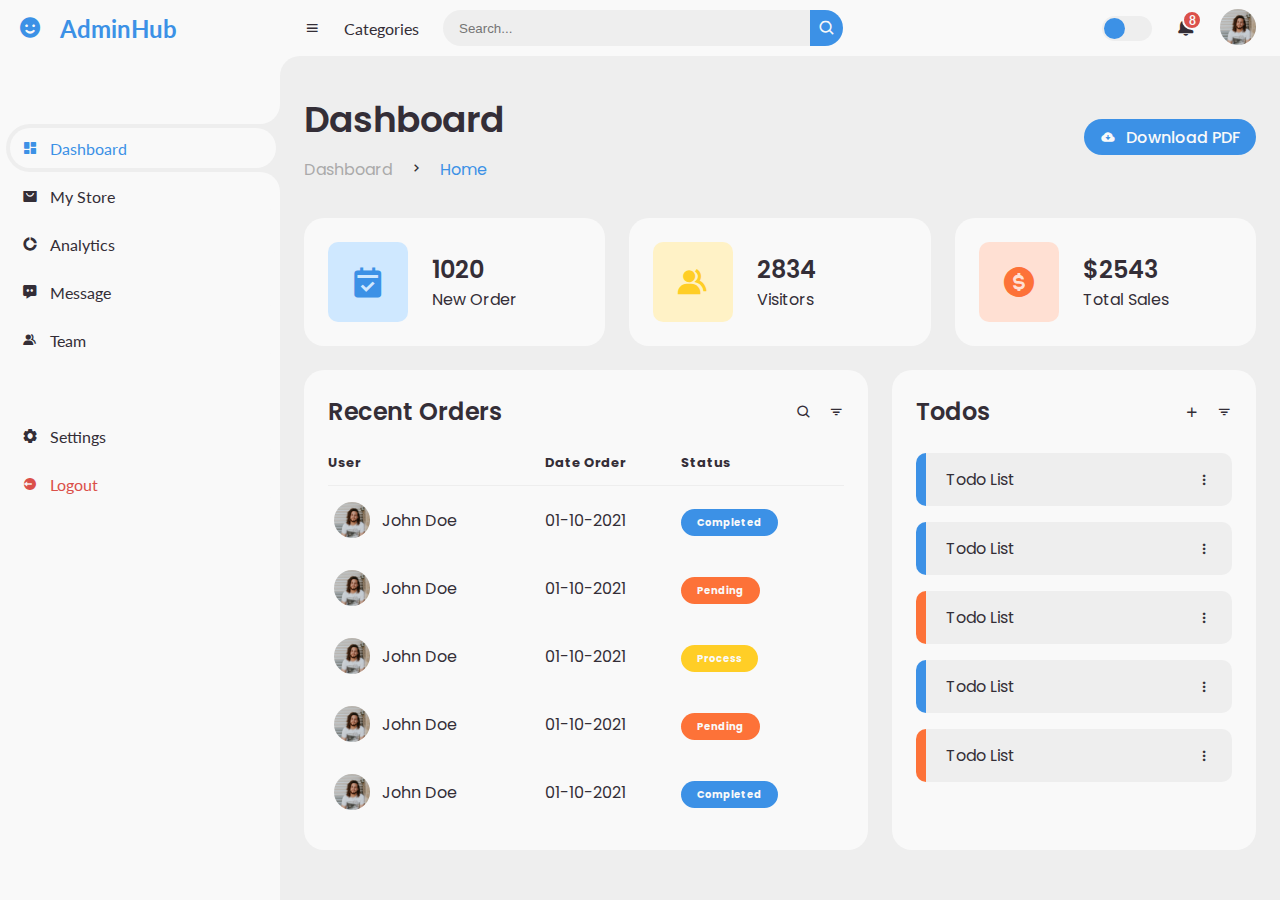
<file: ReanCode2/adminhub-master/index.html>
<!DOCTYPE html>
<html lang="en">
<head>
	<meta charset="UTF-8">
	<meta name="viewport" content="width=device-width, initial-scale=1.0">

	<!-- Boxicons -->
	<link href='https://unpkg.com/boxicons@2.0.9/css/boxicons.min.css' rel='stylesheet'>
	<!-- My CSS -->
	<link rel="stylesheet" href="style.css">

	<title>AdminHub</title>
</head>
<body>


	<!-- SIDEBAR -->
	<section id="sidebar">
		<a href="#" class="brand">
			<i class='bx bxs-smile'></i>
			<span class="text">AdminHub</span>
		</a>
		<ul class="side-menu top">
			<li class="active">
				<a href="index.html">
					<i class='bx bxs-dashboard' ></i>
					<span class="text">Dashboard</span>
				</a>
			</li>
			<li >
				<a href="index - Copy.html">
					<i class='bx bxs-shopping-bag-alt' ></i>
					<span class="text">My Store</span>
				</a>
			</li>
			<li>
				<a href="#">
					<i class='bx bxs-doughnut-chart' ></i>
					<span class="text">Analytics</span>
				</a>
			</li>
			<li>
				<a href="#">
					<i class='bx bxs-message-dots' ></i>
					<span class="text">Message</span>
				</a>
			</li>
			<li>
				<a href="#">
					<i class='bx bxs-group' ></i>
					<span class="text">Team</span>
				</a>
			</li>
		</ul>
		<ul class="side-menu">
			<li>
				<a href="#">
					<i class='bx bxs-cog' ></i>
					<span class="text">Settings</span>
				</a>
			</li>
			<li>
				<a href="#" class="logout">
					<i class='bx bxs-log-out-circle' ></i>
					<span class="text">Logout</span>
				</a>
			</li>
		</ul>
	</section>
	<!-- SIDEBAR -->



	<!-- CONTENT -->
	<section id="content">
		<!-- NAVBAR -->
		<nav>
			<i class='bx bx-menu' ></i>
			<a href="#" class="nav-link">Categories</a>
			<form action="#">
				<div class="form-input">
					<input type="search" placeholder="Search...">
					<button type="submit" class="search-btn"><i class='bx bx-search' ></i></button>
				</div>
			</form>
			<input type="checkbox" id="switch-mode" hidden>
			<label for="switch-mode" class="switch-mode"></label>
			<a href="#" class="notification">
				<i class='bx bxs-bell' ></i>
				<span class="num">8</span>
			</a>
			<a href="#" class="profile">
				<img src="img/people.png">
			</a>
		</nav>
		<!-- NAVBAR -->

		<!-- MAIN -->
		<main>
			<div class="head-title">
				<div class="left">
					<h1>Dashboard</h1>
					<ul class="breadcrumb">
						<li>
							<a href="#">Dashboard</a>
						</li>
						<li><i class='bx bx-chevron-right' ></i></li>
						<li>
							<a class="active" href="#">Home</a>
						</li>
					</ul>
				</div>
				<a href="#" class="btn-download">
					<i class='bx bxs-cloud-download' ></i>
					<span class="text">Download PDF</span>
				</a>
			</div>

			<ul class="box-info">
				<li>
					<i class='bx bxs-calendar-check' ></i>
					<span class="text">
						<h3>1020</h3>
						<p>New Order</p>
					</span>
				</li>
				<li>
					<i class='bx bxs-group' ></i>
					<span class="text">
						<h3>2834</h3>
						<p>Visitors</p>
					</span>
				</li>
				<li>
					<i class='bx bxs-dollar-circle' ></i>
					<span class="text">
						<h3>$2543</h3>
						<p>Total Sales</p>
					</span>
				</li>
			</ul>


			<div class="table-data">
				<div class="order">
					<div class="head">
						<h3>Recent Orders</h3>
						<i class='bx bx-search' ></i>
						<i class='bx bx-filter' ></i>
					</div>
					<table>
						<thead>
							<tr>
								<th>User</th>
								<th>Date Order</th>
								<th>Status</th>
							</tr>
						</thead>
						<tbody>
							<tr>
								<td>
									<img src="img/people.png">
									<p>John Doe</p>
								</td>
								<td>01-10-2021</td>
								<td><span class="status completed">Completed</span></td>
							</tr>
							<tr>
								<td>
									<img src="img/people.png">
									<p>John Doe</p>
								</td>
								<td>01-10-2021</td>
								<td><span class="status pending">Pending</span></td>
							</tr>
							<tr>
								<td>
									<img src="img/people.png">
									<p>John Doe</p>
								</td>
								<td>01-10-2021</td>
								<td><span class="status process">Process</span></td>
							</tr>
							<tr>
								<td>
									<img src="img/people.png">
									<p>John Doe</p>
								</td>
								<td>01-10-2021</td>
								<td><span class="status pending">Pending</span></td>
							</tr>
							<tr>
								<td>
									<img src="img/people.png">
									<p>John Doe</p>
								</td>
								<td>01-10-2021</td>
								<td><span class="status completed">Completed</span></td>
							</tr>
						</tbody>
					</table>
				</div>
				<div class="todo">
					<div class="head">
						<h3>Todos</h3>
						<i class='bx bx-plus' ></i>
						<i class='bx bx-filter' ></i>
					</div>
					<ul class="todo-list">
						<li class="completed">
							<p>Todo List</p>
							<i class='bx bx-dots-vertical-rounded' ></i>
						</li>
						<li class="completed">
							<p>Todo List</p>
							<i class='bx bx-dots-vertical-rounded' ></i>
						</li>
						<li class="not-completed">
							<p>Todo List</p>
							<i class='bx bx-dots-vertical-rounded' ></i>
						</li>
						<li class="completed">
							<p>Todo List</p>
							<i class='bx bx-dots-vertical-rounded' ></i>
						</li>
						<li class="not-completed">
							<p>Todo List</p>
							<i class='bx bx-dots-vertical-rounded' ></i>
						</li>
					</ul>
				</div>
			</div>
		</main>
		<!-- MAIN -->
	</section>
	<!-- CONTENT -->
	

	<script src="script.js"></script>
</body>
</html>
</file>
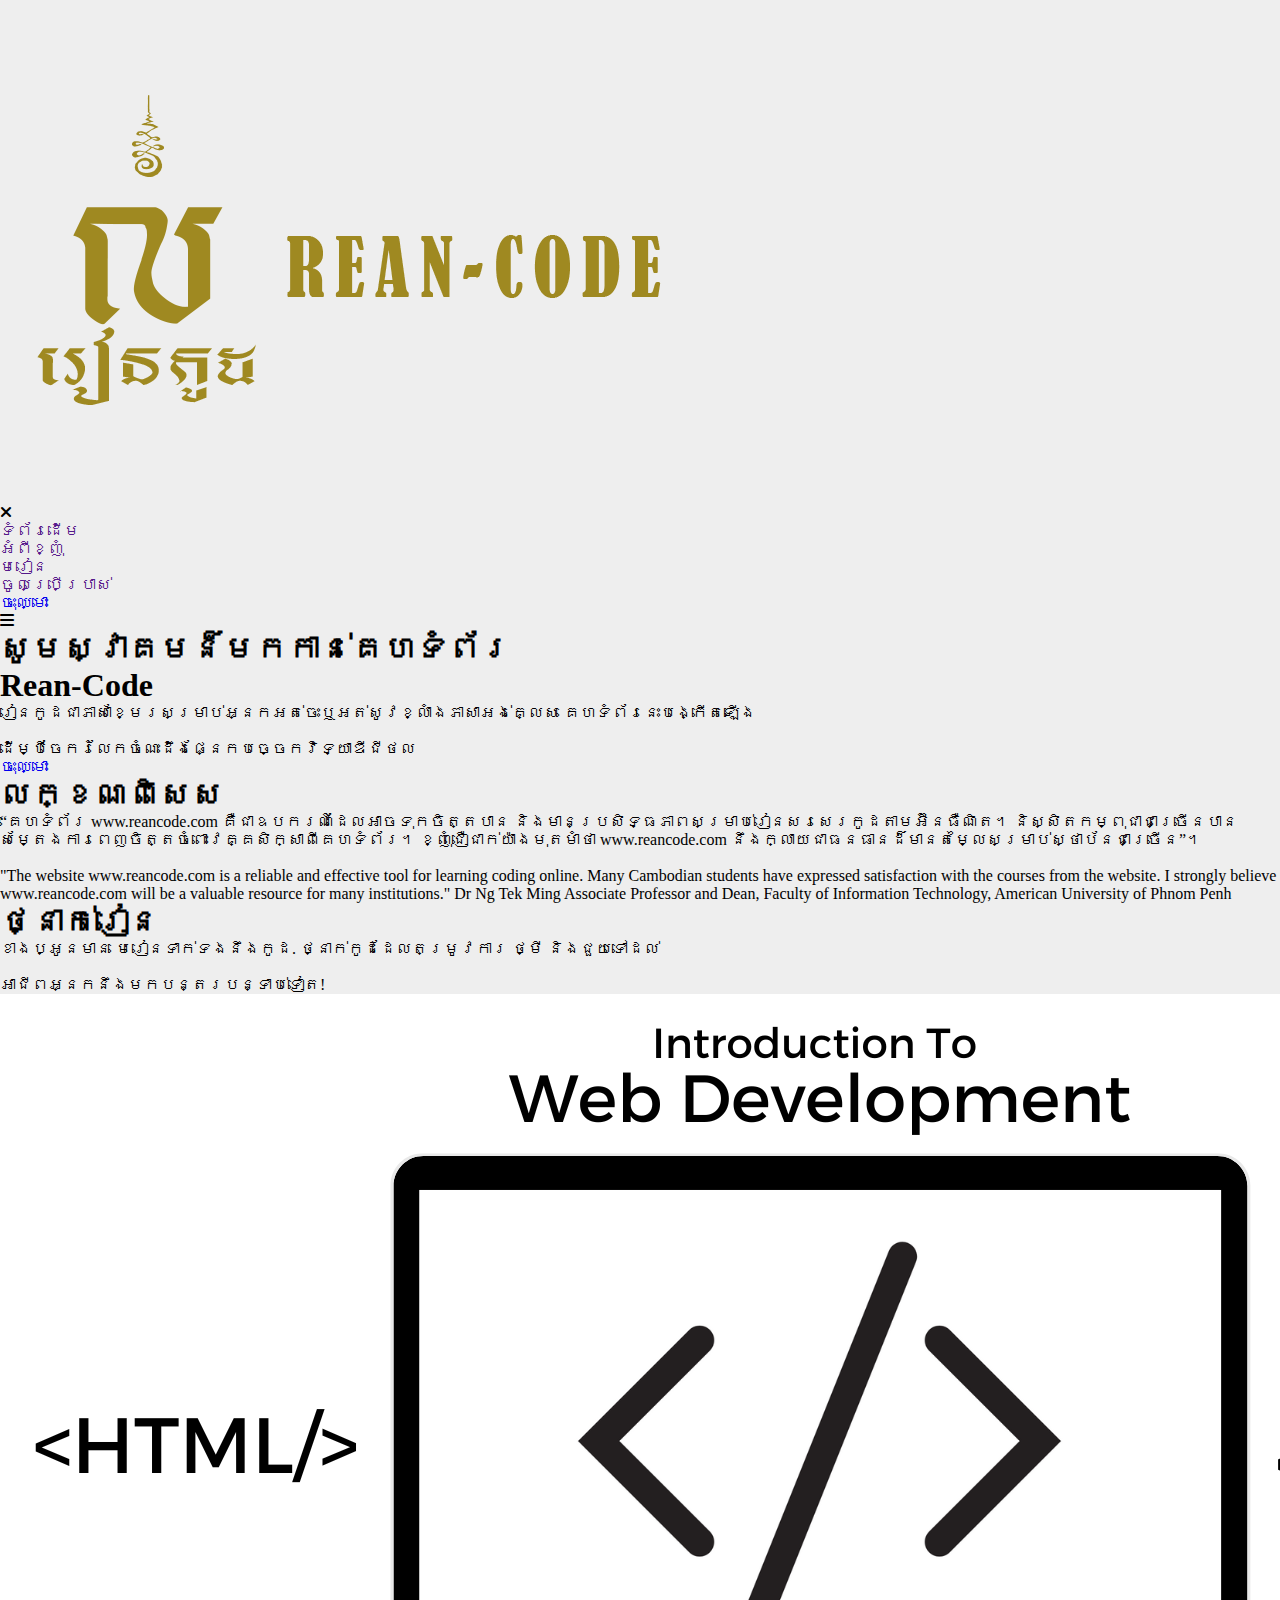
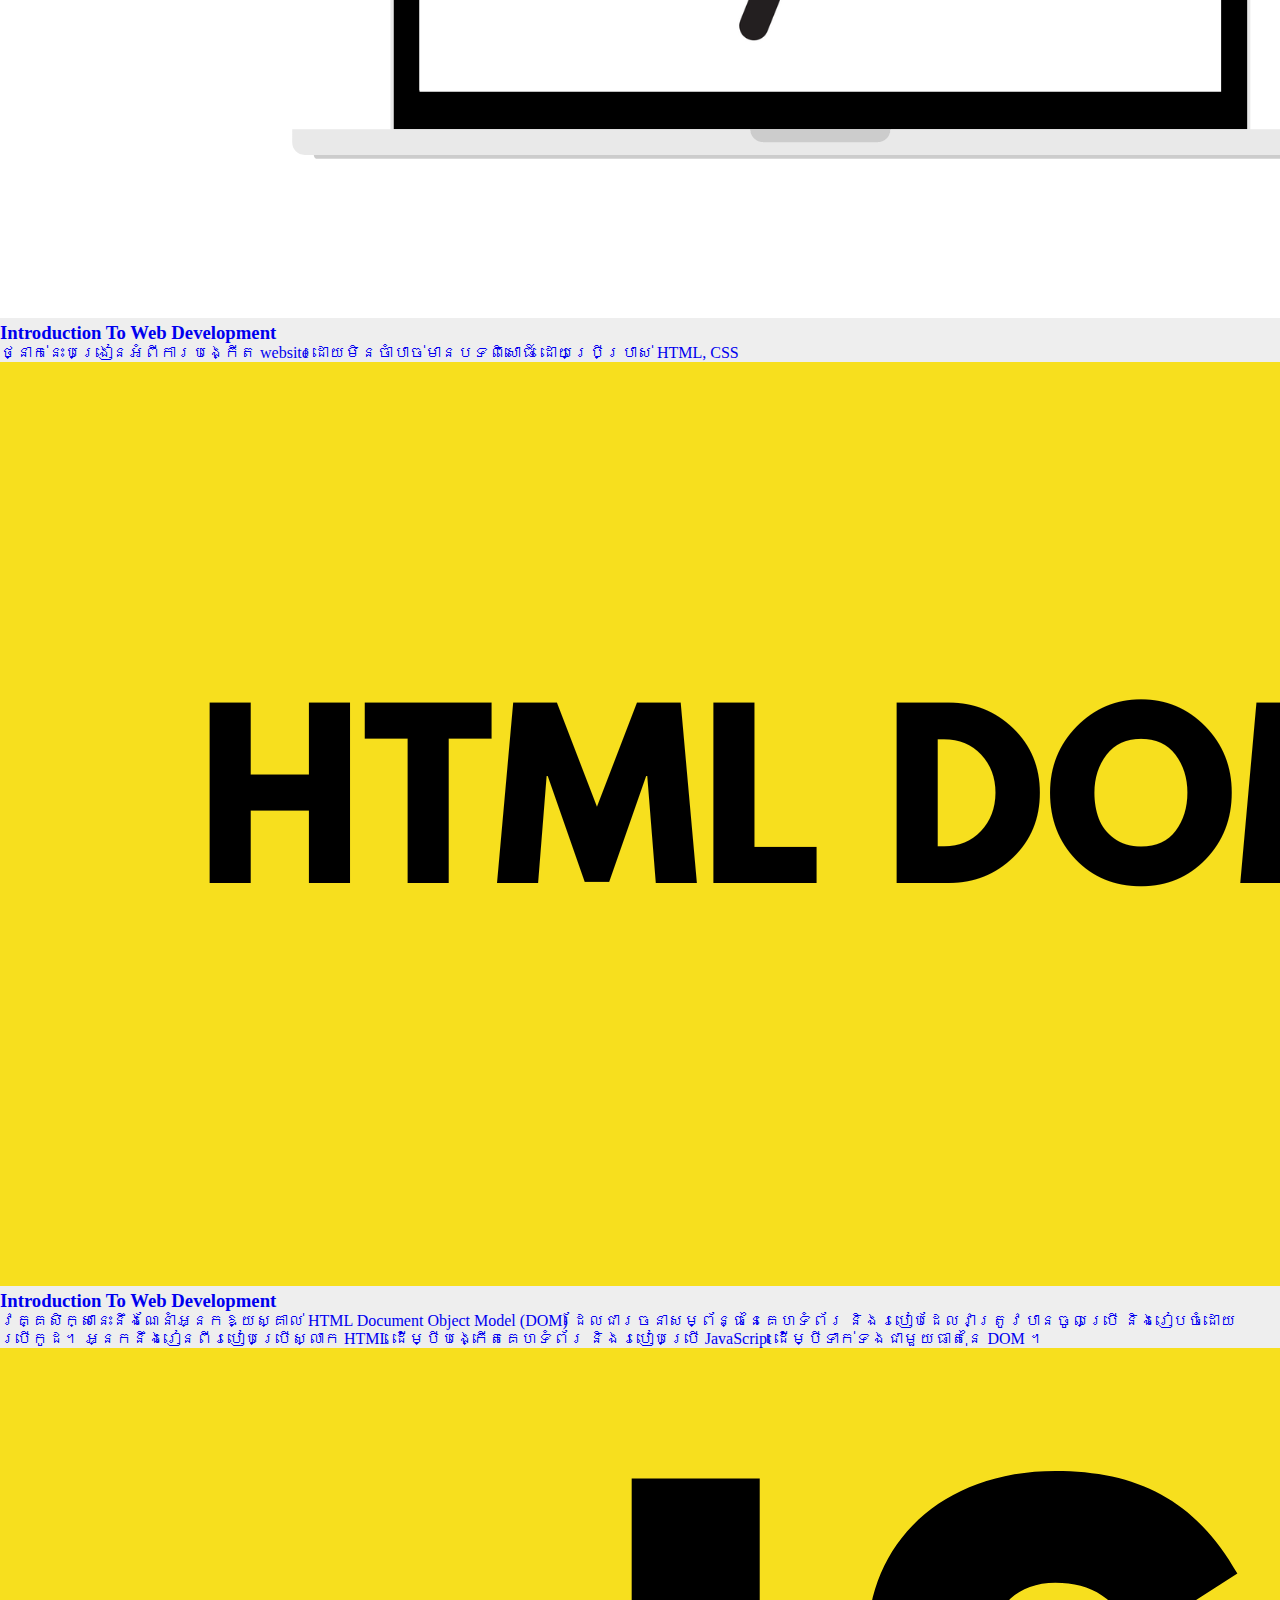
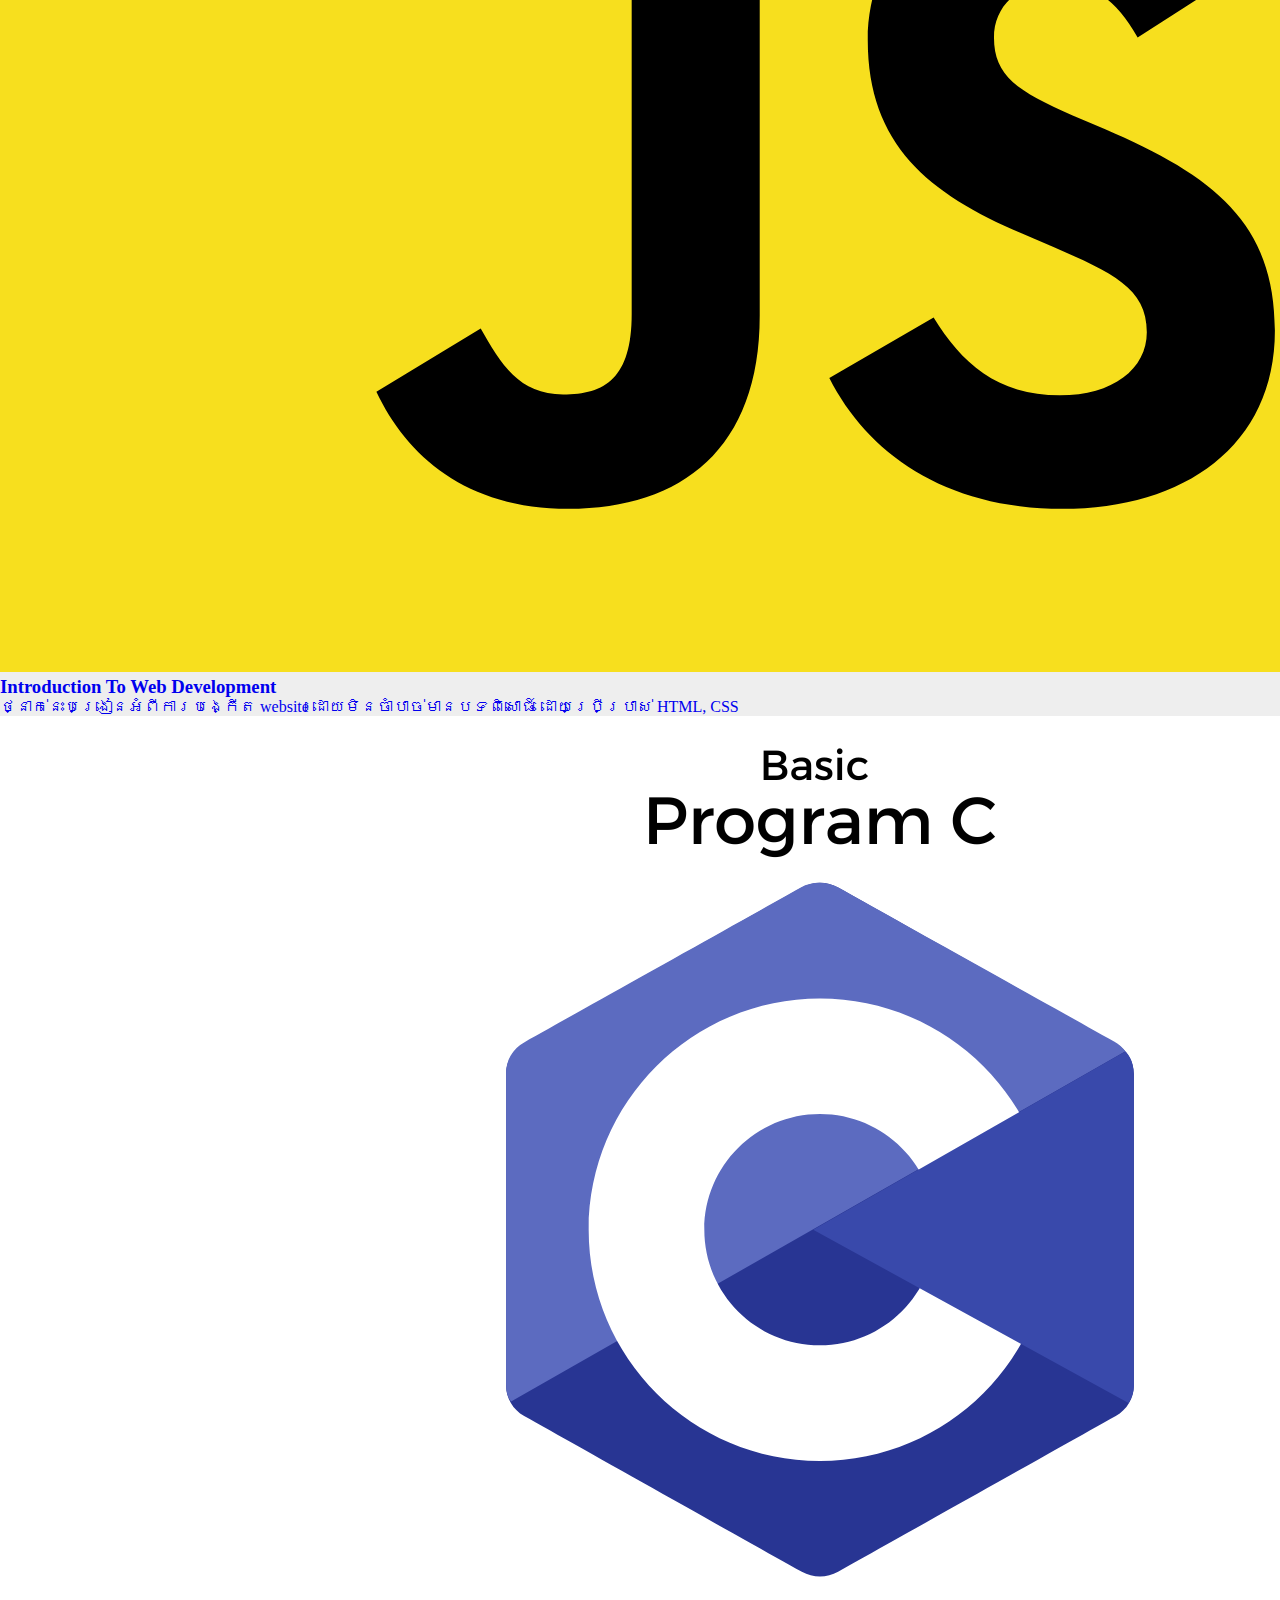
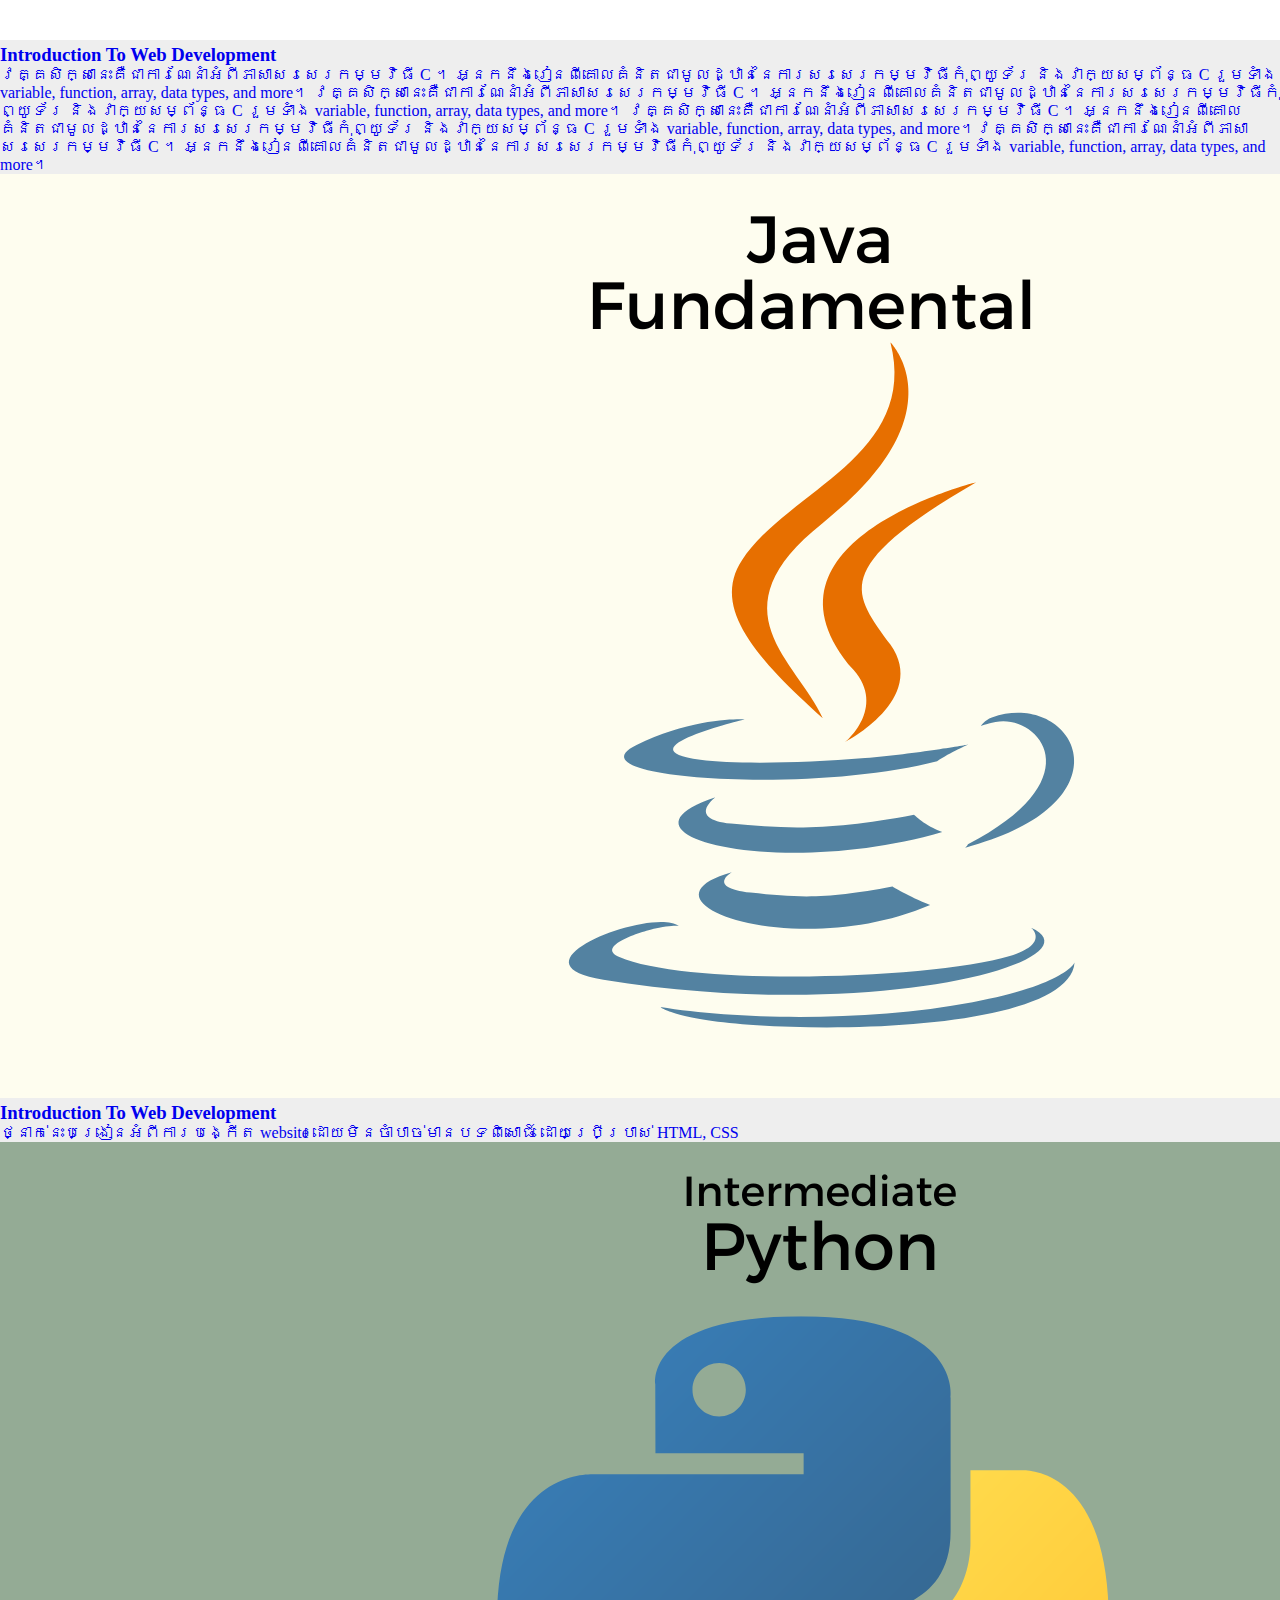
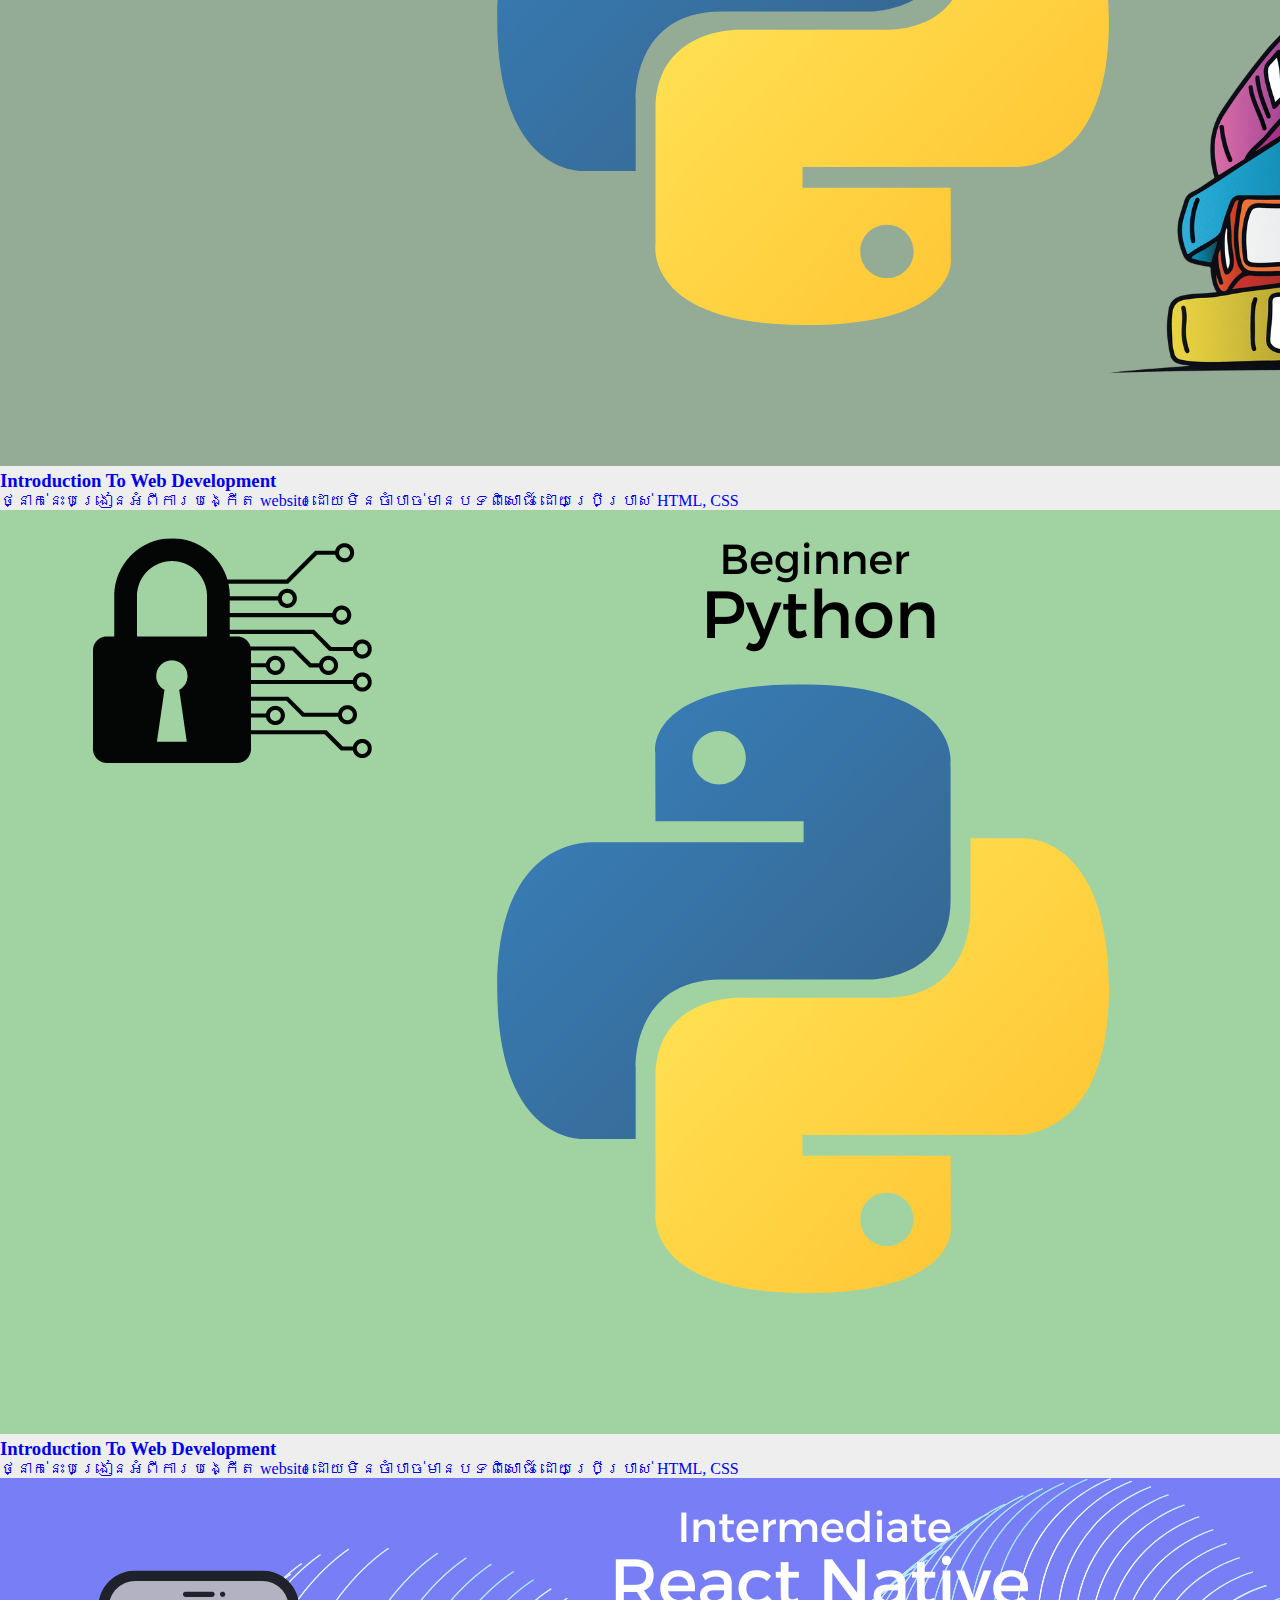
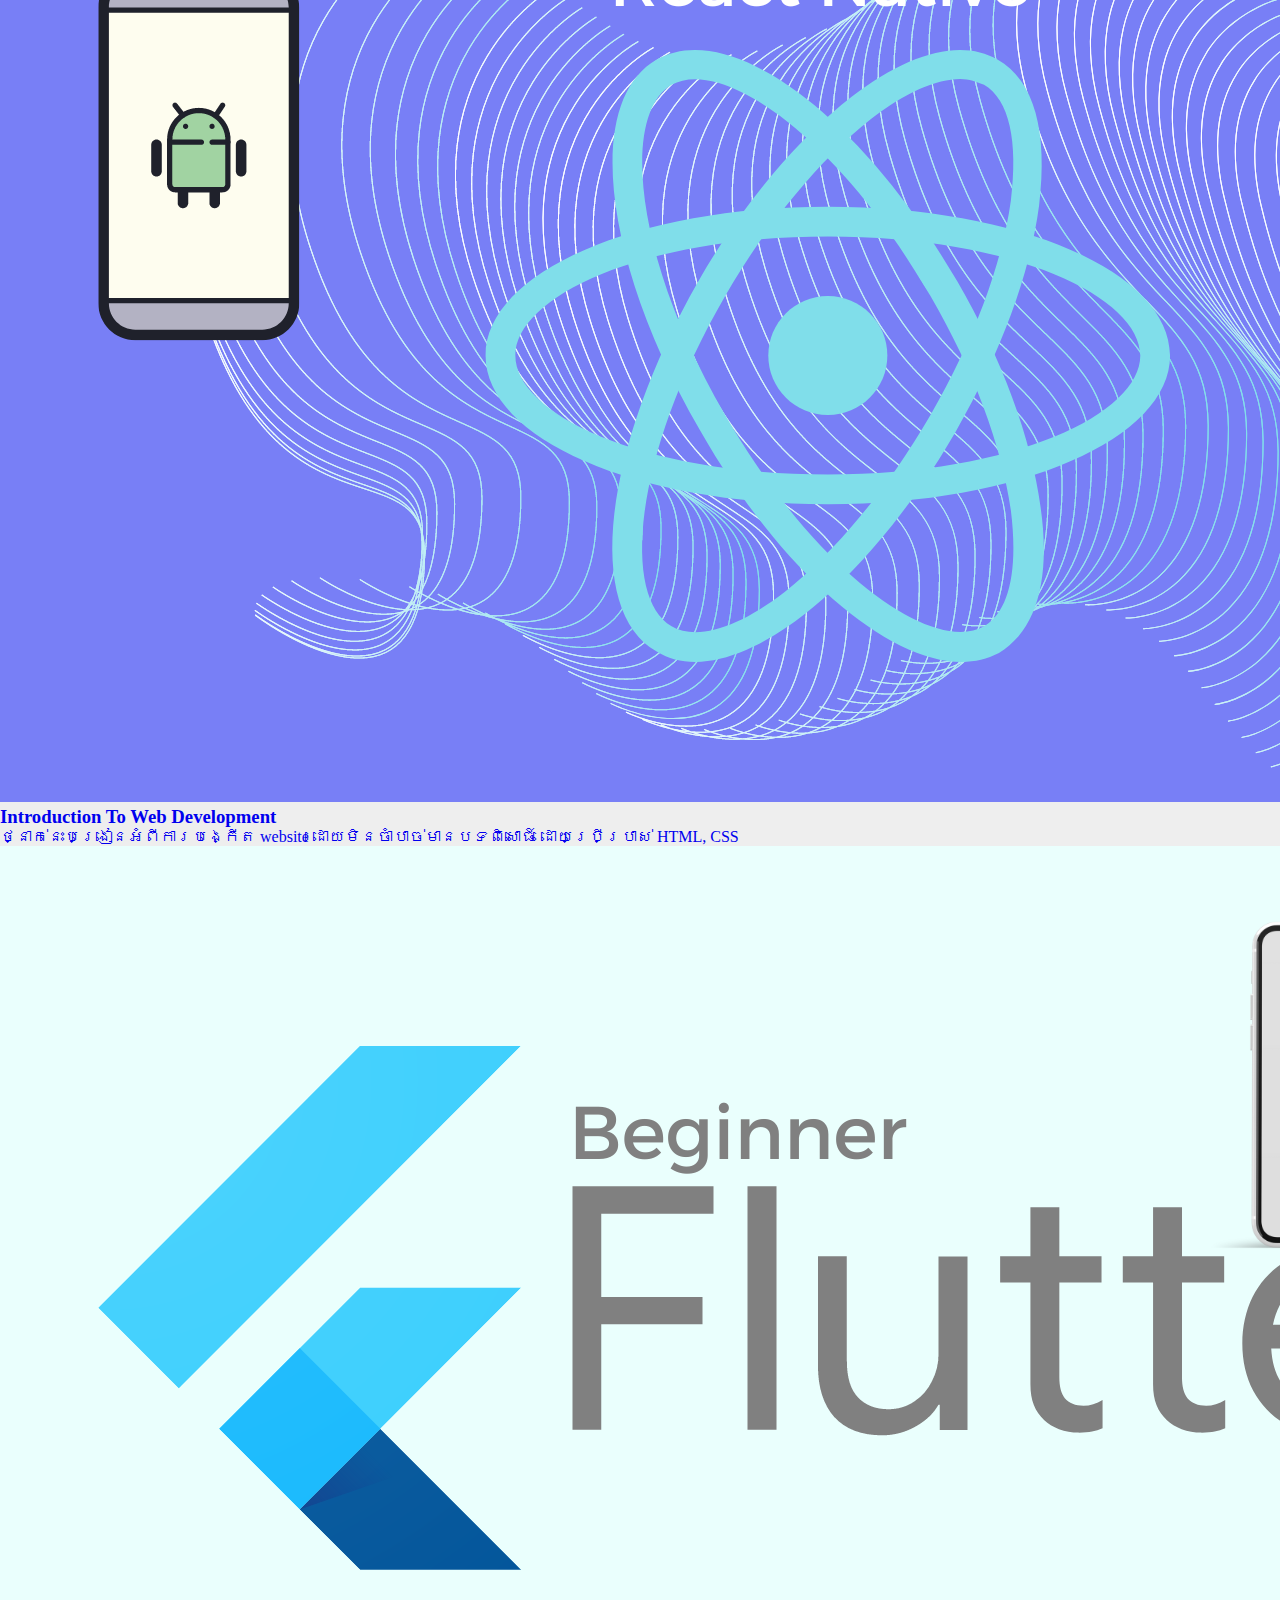
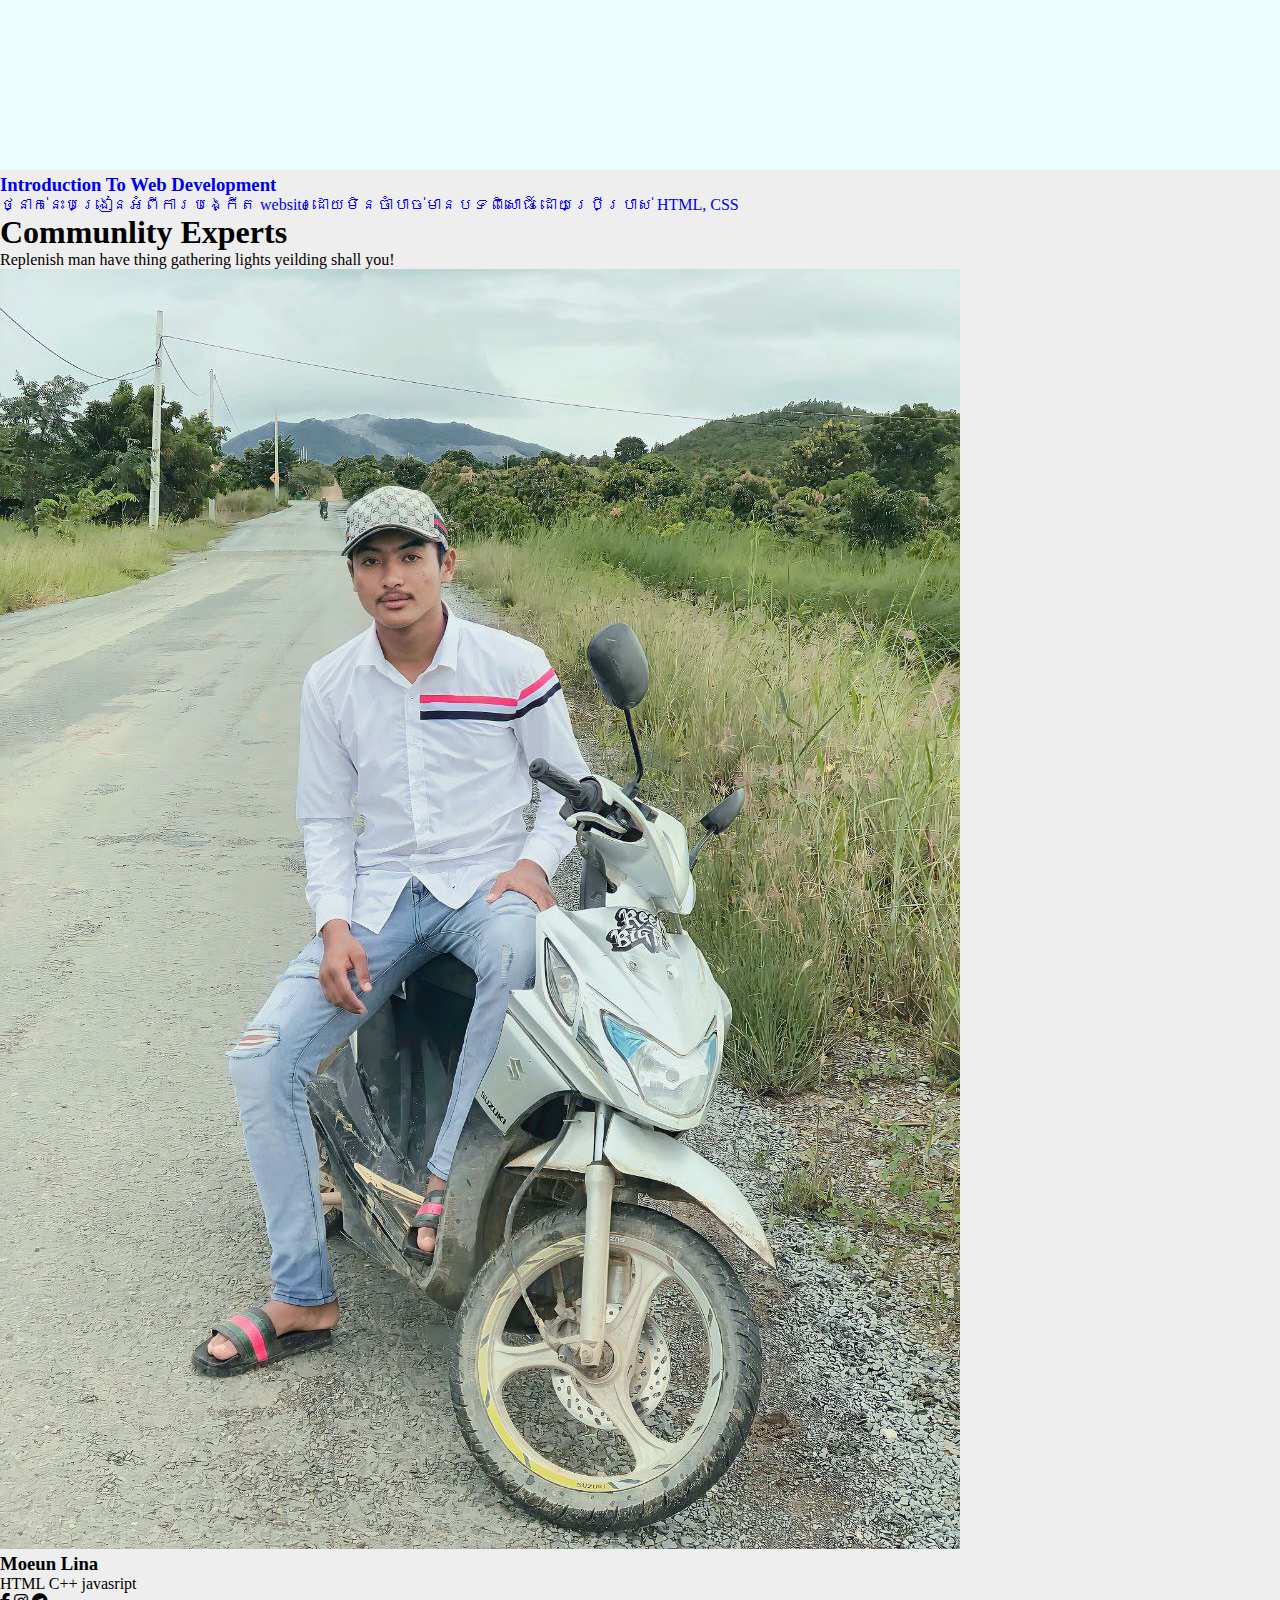
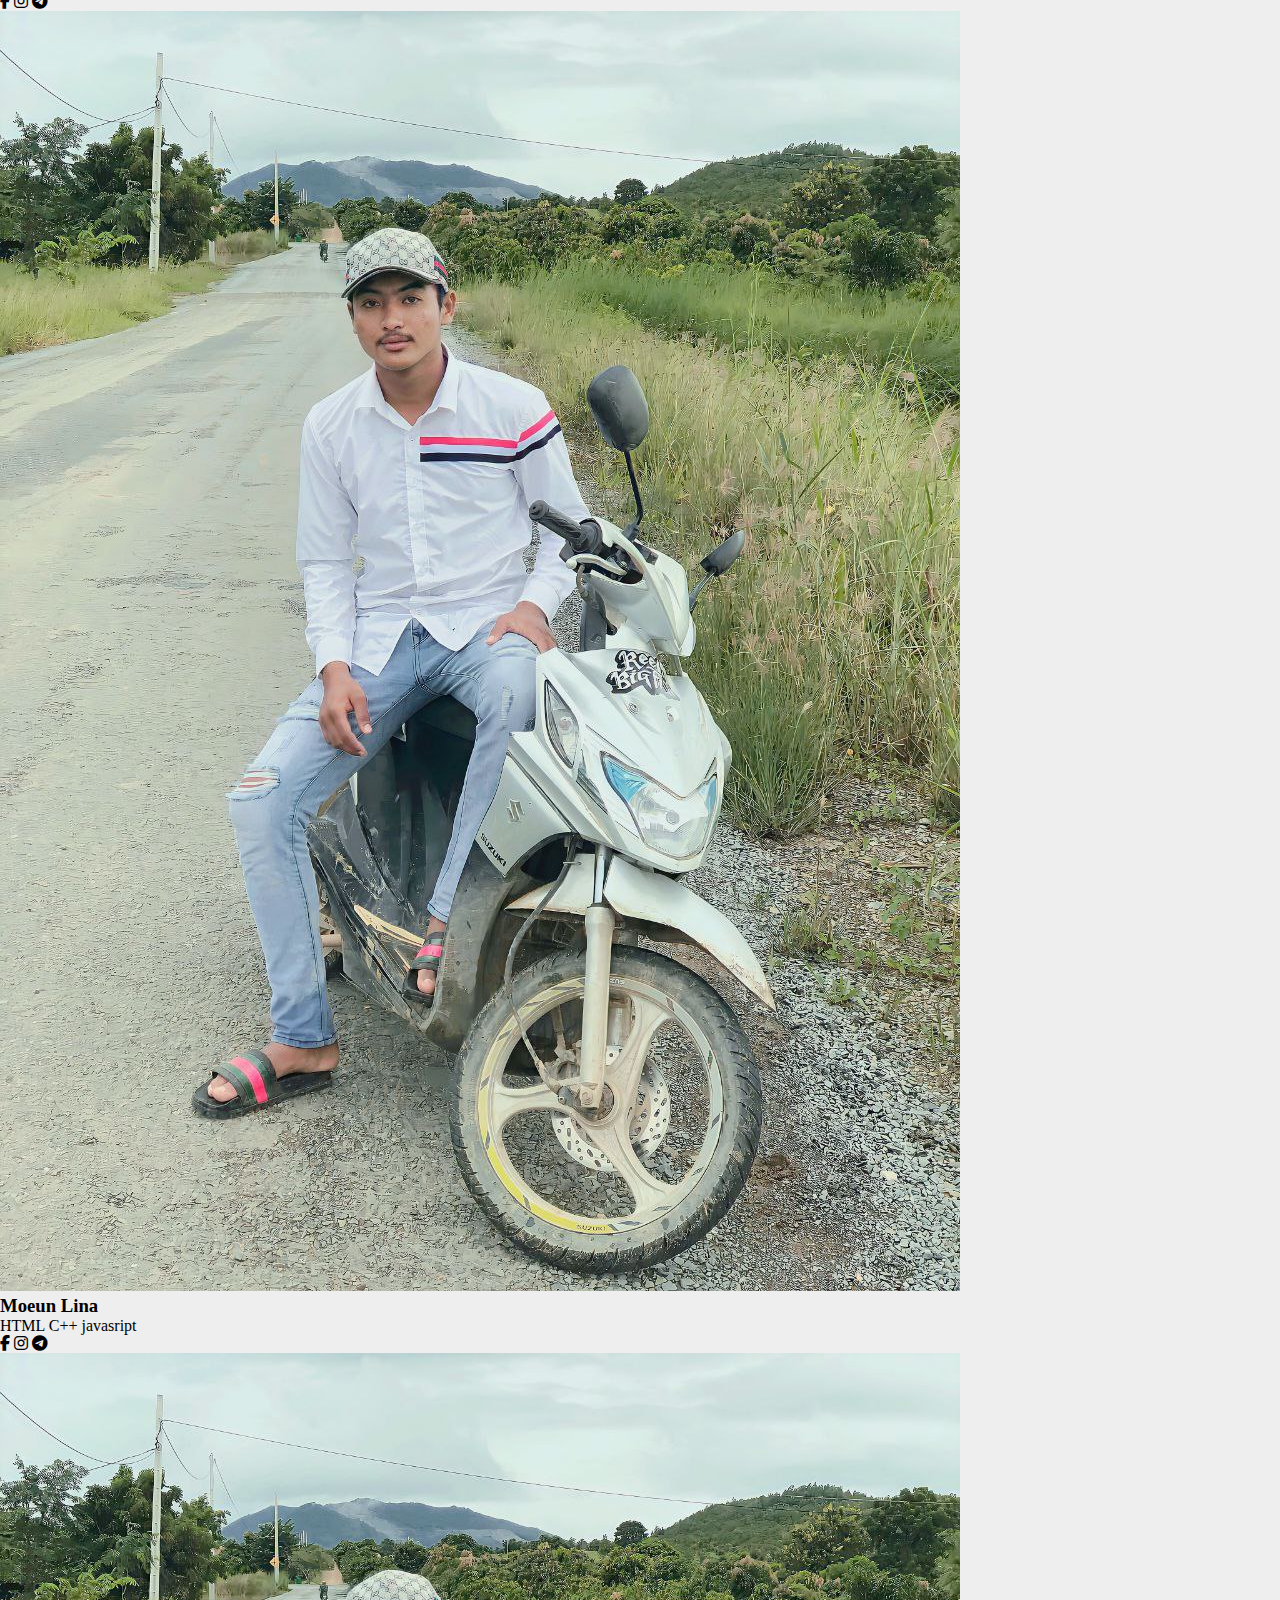
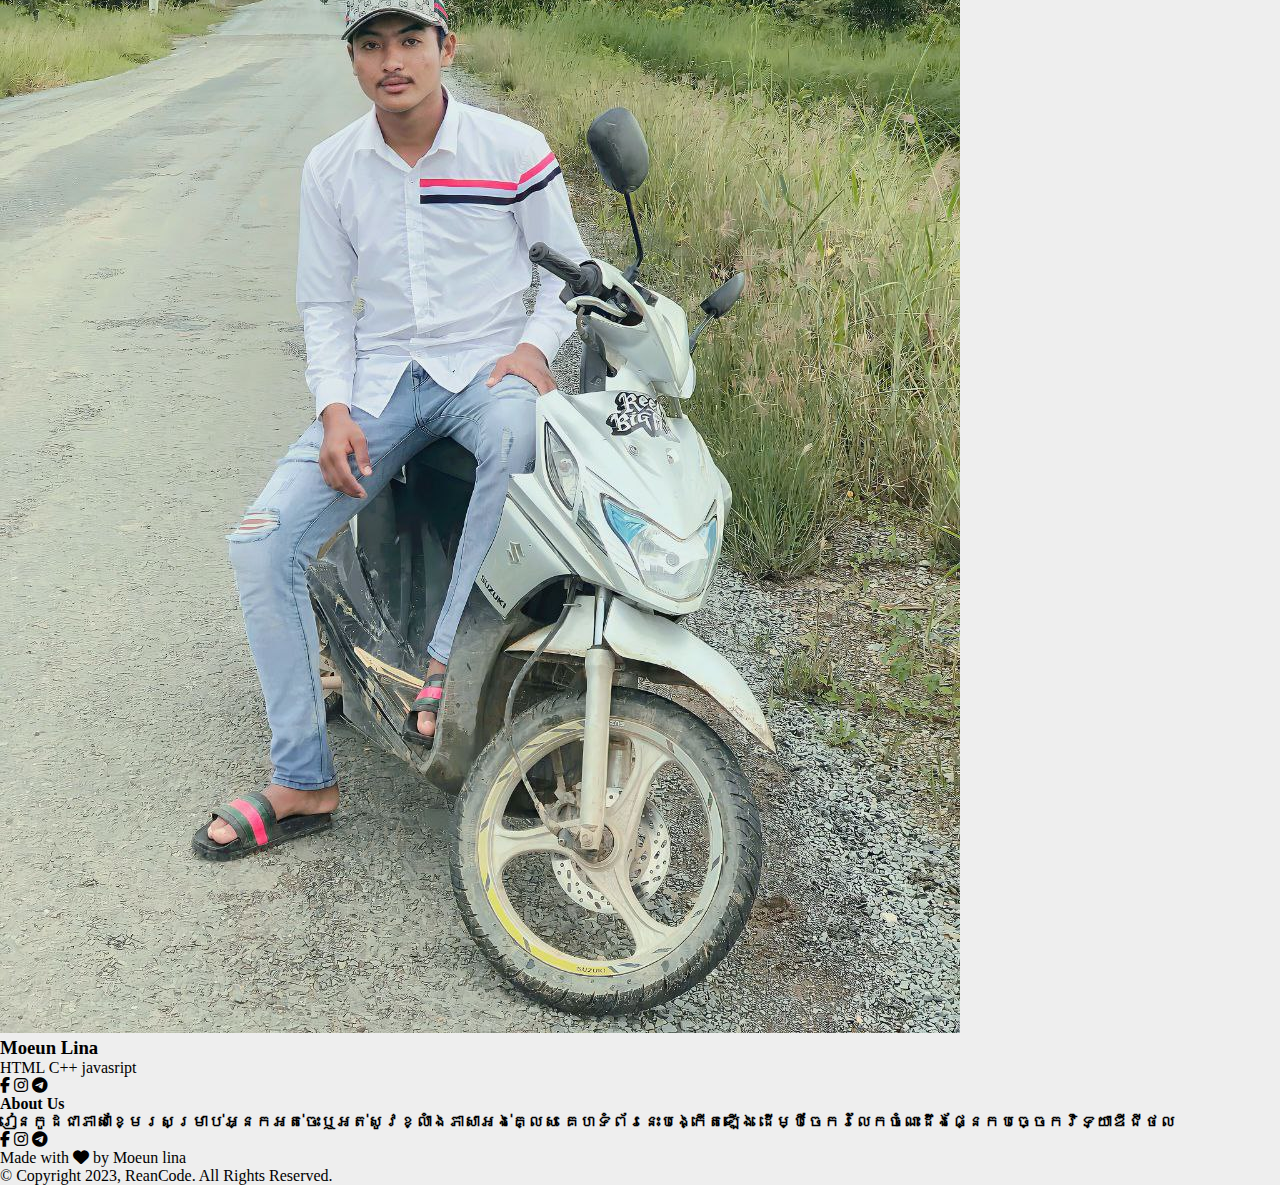
<file: index1.html>
<!doctype html>
<html>
<head>
<meta charset="utf-8">
	<title>ReanCode</title>
	<link rel="shortcut icon" type="x-icon" href="Pic/logo.png">
	<link rel="stylesheet" href="css/index.css">
	<link rel="preconnect" href="https://fonts.googleapis.com">
	<link rel="preconnect" href="https://fonts.gstatic.com" crossorigin>
	<link href="https://fonts.googleapis.com/css2?family=Poppins:wght@300;400;500;700;800;900&display=swap" rel="stylesheet">
    <link rel="stylesheet" href="https://cdnjs.cloudflare.com/ajax/libs/font-awesome/6.3.0/css/all.min.css">
    <link rel="preconnect" href="https://fonts.googleapis.com">
<link rel="preconnect" href="https://fonts.gstatic.com" crossorigin>
<link href="https://fonts.googleapis.com/css2?family=Noto+Sans+Khmer:wght@300;400;500;600;700&display=swap" rel="stylesheet">
</head>

<body>	
	<section class="header">
		<nav>
			<a href="index.html"><img src="Pic/logo2.png" alt=""></a>
			<div class="nav-links" id="navLinks">
                <i class="fa fa-times" onClick="hideMenu()"></i>
				<ul>
					<li><a href="">ទំព័រដើម</a></li>
					<li><a href="">អំពីខ្ញុំ</a></li>
					<li><a href="">មេរៀន</a></li>
					<li><a href="">ចូលប្រើប្រាស់</a></li>
					<li><a href="https://t.me/moeunlina167">ចុះឈ្មោះ</a></li>
				</ul>
			</div>
            <i class="fa fa-bars" onClick="showMenu()"></i>
		</nav>
        <div class="text-box">
            <h1>សូមស្វាគមន៏មកកាន់គេហទំព័រ <br><span>Rean-Code</span></h1>
            <p>រៀនកូដជាភាសាខ្មែរសម្រាប់អ្នកអត់ចេះឬ​អត់សូវខ្លាំងភាសាអង់គ្លេស
            គេហទំព័រនេះបង្កើតឡើង<br><br>ដើម្បីចែករំលែកចំណេះដឹងផ្នែកបច្ចេកវិទ្យាឌីជីថល
            </p>
            <a href="https://t.me/moeunlina167" class="hero-btn">ចុះឈ្មោះ</a>
        </div>
	</section>
    <!---- features ---->
	
	<section id="features">
		<div class="row">
			<div class="fea-1">
                <h1> លក្ខណពិសេស</h1>
                <p>“គេហទំព័រ www.reancode.com គឺជាឧបករណ៍ដែលអាចទុកចិត្តបាន និងមានប្រសិទ្ធភាពសម្រាប់រៀនសរសេរកូដតាមអ៊ីនធឺណិត។ និស្សិតកម្ពុជាជាច្រើនបានសម្តែងការពេញចិត្តចំពោះវគ្គសិក្សាពីគេហទំព័រ។ ខ្ញុំជឿជាក់យ៉ាងមុតមាំថា www.reancode.com នឹងក្លាយជាធនធានដ៏មានតម្លៃសម្រាប់ស្ថាប័នជាច្រើន”។<br><br>

				"The website www.reancode.com is a reliable and effective tool for learning coding online. Many Cambodian students have expressed satisfaction with the courses from the website. I strongly believe www.reancode.com will be a valuable resource for many institutions."

				Dr Ng Tek Ming

				Associate Professor and Dean, Faculty of Information Technology, American University of Phnom Penh
                </p>
            </div>
		</div>
	</section>
    <!------- Course -------->
    <section class="course">
        <h1>ថ្នាក់រៀន</h1>
        <p>ខាងប្អូនមាន មេរៀនទាក់ទងនឹងកូដ. ថ្នាក់កូដដែលតម្រូវការ ថ្មី និងជួយទៅដល់<br><br>អាជីពអ្នកនឹងមកបន្តរបន្ទាប់ទៀត!</p>
        
        <div class="row">
            <a href="#">
				<div class="course-col">
                <img src="Pic/IntroToWebDev.png" alt="">
                <h3>Introduction To Web Development</h3>
                <p>ថ្នាក់នេះបង្រៀនអំពីការបង្កេីត website ដោយមិនចាំបាច់មានបទពិសោធ៍ ដោយប្រេីប្រាស់ HTML, CSS
                </p>
            </div></a>
			<a href="Web/introduction.html">
				<div class="course-col">
                <img src="Pic/HTMLDOMCover.png" alt="">
                <h3>Introduction To Web Development</h3>
                <p>វគ្គសិក្សានេះនឹងណែនាំអ្នកឱ្យស្គាល់ HTML Document Object Model (DOM) ដែលជារចនាសម្ព័ន្ធនៃគេហទំព័រ និងរបៀបដែលវាត្រូវបានចូលប្រើ និងរៀបចំដោយប្រើកូដ។ អ្នកនឹងរៀនពីរបៀបប្រើស្លាក HTML ដើម្បីបង្កើតគេហទំព័រ និងរបៀបប្រើ JavaScript ដើម្បីទាក់ទងជាមួយធាតុនៃ DOM ។
                </p>
            </div>
			</a>
			<a href="#">
				<div class="course-col">
                <img src="Pic/javascript.png" alt="">
                <h3>Introduction To Web Development</h3>
                <p>ថ្នាក់នេះបង្រៀនអំពីការបង្កេីត website ដោយមិនចាំបាច់មានបទពិសោធ៍​ ដោយប្រេីប្រាស់ HTML, CSS
                </p>
            </div>
			</a>
			<a href="#" >
				<div class="course-col">
                <img src="Pic/BasicCCover.png" alt="">
                <h3>Introduction To Web Development</h3>
                <p>វគ្គសិក្សានេះគឺជាការណែនាំអំពីភាសាសរសេរកម្មវិធី C ។ អ្នកនឹងរៀនពីគោលគំនិតជាមូលដ្ឋាននៃការសរសេរកម្មវិធីកុំព្យូទ័រ និងវាក្យសម្ព័ន្ធ C រួមទាំង variable, function, array, data types, and more។
                    វគ្គសិក្សានេះគឺជាការណែនាំអំពីភាសាសរសេរកម្មវិធី C ។ អ្នកនឹងរៀនពីគោលគំនិតជាមូលដ្ឋាននៃការសរសេរកម្មវិធីកុំព្យូទ័រ និងវាក្យសម្ព័ន្ធ C រួមទាំង variable, function, array, data types, and more។
                    វគ្គសិក្សានេះគឺជាការណែនាំអំពីភាសាសរសេរកម្មវិធី C ។ អ្នកនឹងរៀនពីគោលគំនិតជាមូលដ្ឋាននៃការសរសេរកម្មវិធីកុំព្យូទ័រ និងវាក្យសម្ព័ន្ធ C រួមទាំង variable, function, array, data types, and more។វគ្គសិក្សានេះគឺជាការណែនាំអំពីភាសាសរសេរកម្មវិធី C ។ អ្នកនឹងរៀនពីគោលគំនិតជាមូលដ្ឋាននៃការសរសេរកម្មវិធីកុំព្យូទ័រ និងវាក្យសម្ព័ន្ធ C រួមទាំង variable, function, array, data types, and more។
                </p>
            </div>
			</a>
			<a href="#">
				<div class="course-col">
                <img src="Pic/JavaFundamentalCover.png" alt="">
                <h3>Introduction To Web Development</h3>
                <p>ថ្នាក់នេះបង្រៀនអំពីការបង្កេីត website ដោយមិនចាំបាច់មានបទពិសោធ៍​ ដោយប្រេីប្រាស់ HTML, CSS
                </p>
            </div>
			</a>
			<a href="#">
				<div class="course-col">
                <img src="Pic/IntermediatePythonCover.png" alt="">
                <h3>Introduction To Web Development</h3>
                <p>ថ្នាក់នេះបង្រៀនអំពីការបង្កេីត website ដោយមិនចាំបាច់មានបទពិសោធ៍​ ដោយប្រេីប្រាស់ HTML, CSS
                </p>
            </div>
			</a>
			<a href="#">
				<div class="course-col">
                <img src="Pic/beginnerPython.png" alt="">
                <h3>Introduction To Web Development</h3>
                <p>ថ្នាក់នេះបង្រៀនអំពីការបង្កេីត website ដោយមិនចាំបាច់មានបទពិសោធ៍​ ដោយប្រេីប្រាស់ HTML, CSS
                </p>
            </div>
			</a>
			<a href="#">
				<div class="course-col">
                <img src="Pic/intermediateReactNative.png" alt="">
                <h3>Introduction To Web Development</h3>
                <p>ថ្នាក់នេះបង្រៀនអំពីការបង្កេីត website ដោយមិនចាំបាច់មានបទពិសោធ៍​ ដោយប្រេីប្រាស់ HTML, CSS
                </p>
            </div>
			</a>
			<a href="#">
				<div class="course-col">
                <img src="Pic/IntroToFlutter.png" alt="">
                <h3>Introduction To Web Development</h3>
                <p>ថ្នាក់នេះបង្រៀនអំពីការបង្កេីត website ដោយមិនចាំបាច់មានបទពិសោធ៍​ ដោយប្រេីប្រាស់ HTML, CSS
                </p>
            </div>
			</a>
        </div>
    </section>
    <!------------ Profile ------------->
	<section id="experts">
		<h1>Communlity Experts</h1>
		<p>Replenish man have thing gathering lights yeilding shall you!</p>
		<div class="expert-box">
			<div class="profile">
			<img src="Pic/photo_2023-03-03_20-51-22.jpg" alt="">
			<h3>Moeun Lina</h3>
			<p>HTML C++ javasript</p>
			<div class="pro-links">
				<i class="fab fa-facebook-f"></i>
				<i class="fab fa-instagram"></i>
				<i class="fab fa-telegram"></i>
			</div>
		</div>
		<div class="profile">
			<img src="Pic/photo_2023-03-03_20-51-22.jpg" alt="">
			<h3>Moeun Lina</h3>
			<p>HTML C++ javasript</p>
			<div class="pro-links">
				<i class="fab fa-facebook-f"></i>
				<i class="fab fa-instagram"></i>
				<i class="fab fa-telegram"></i>
			</div>
		</div>
		<div class="profile">
			<img src="Pic/photo_2023-03-03_20-51-22.jpg" alt="">
			<h3>Moeun Lina</h3>
			<p>HTML C++ javasript</p>
			<div class="pro-links">
				<i class="fab fa-facebook-f"></i>
				<i class="fab fa-instagram"></i>
				<i class="fab fa-telegram"></i>
			</div>
		</div>
		</div>
	
	</section>

	
    <!---- Footer ---->
	
	<footer>
		<div class="footer">
			<h4>About Us</h4>
			<h4>រៀនកូដជាភាសាខ្មែរសម្រាប់អ្នកអត់ចេះឬ​អត់សូវខ្លាំងភាសាអង់គ្លេស គេហទំព័រនេះបង្កើតឡើង
				ដើម្បីចែករំលែកចំណេះដឹងផ្នែកបច្ចេកវិទ្យាឌីជីថល</h4>
			<div class="pro-links">
				<i class="fab fa-facebook-f"></i>
				<i class="fab fa-instagram"></i>
				<i class="fab fa-telegram"></i>
			</div>
			<div class="footer2">
				<p>Made with <i class="fa fa-heart"></i> by Moeun lina <br>© Copyright 2023, ReanCode. All Rights Reserved. </p>
				
				</div>
			
			
			</div>
	</footer>
    
    
    
    <!-------------- JavaScript for Toggle Menu------------->
    <script>
        var navLinks = document.getElementById("navLinks");
        function showMenu(){
            navLinks.style.right = "0";
        }
        function hideMenu(){
            navLinks.style.right = "-200px";
        }
    </script>
</body>
</html>
</file>
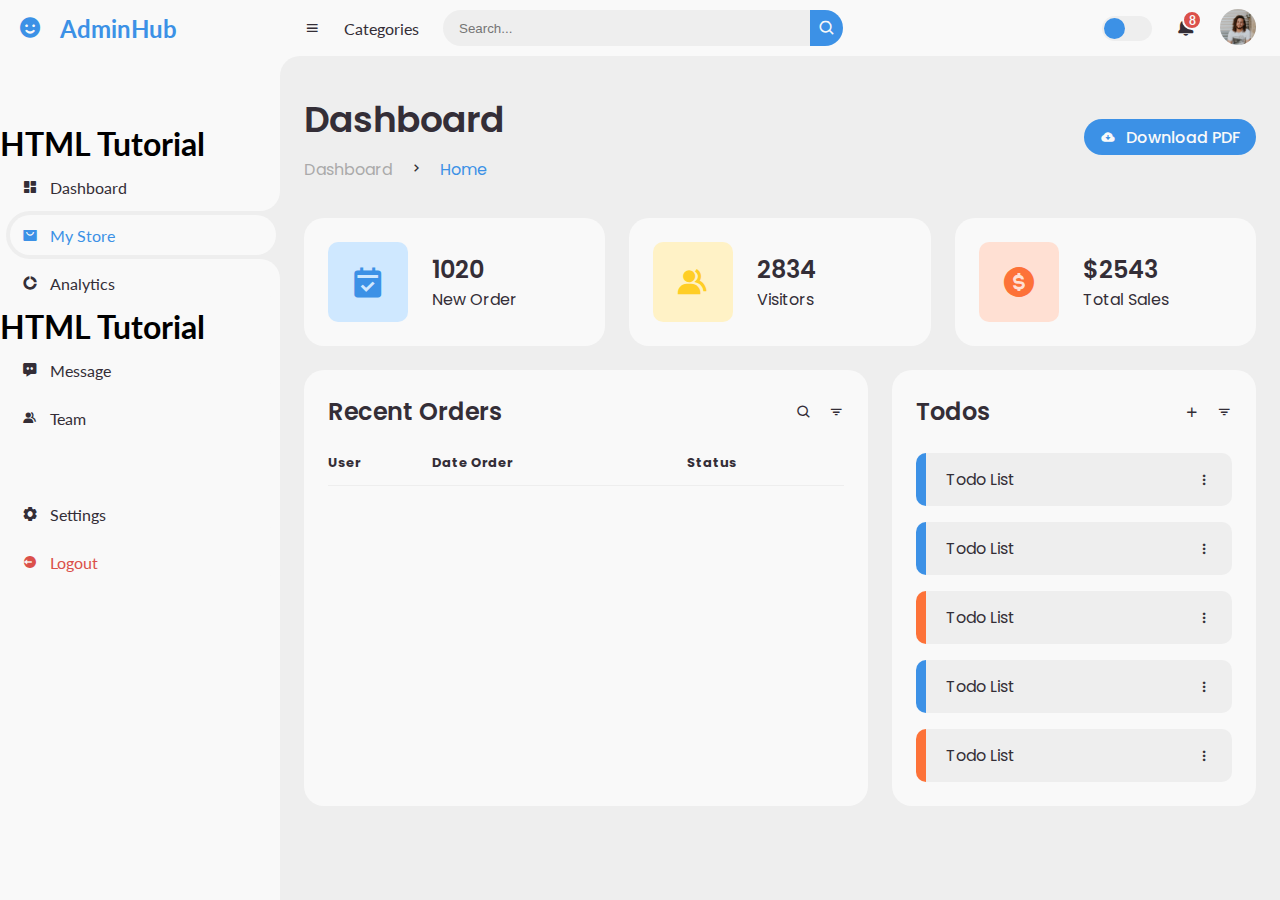
<file: ReanCode2/adminhub-master/index - Copy.html>
<!DOCTYPE html>
<html lang="en">
<head>
	<meta charset="UTF-8">
	<meta name="viewport" content="width=device-width, initial-scale=1.0">

	<!-- Boxicons -->
	<link href='https://unpkg.com/boxicons@2.0.9/css/boxicons.min.css' rel='stylesheet'>
	<!-- My CSS -->
	<link rel="stylesheet" href="style.css">

	<title>AdminHub</title>
</head>
<body>


	<!-- SIDEBAR -->
	<section id="sidebar">
		<a href="#" class="brand">
			<i class='bx bxs-smile'></i>
			<span class="text">AdminHub</span>
		</a>
		<ul class="side-menu top">
			<h1>HTML Tutorial</h1>
			<li >
				<a href="index.html">
					<i class='bx bxs-dashboard' ></i>
					<span class="text">Dashboard</span>
				</a>
			</li>
			<li class="active" >
				<a href="#">
					<i class='bx bxs-shopping-bag-alt' ></i>
					<span class="text">My Store</span>
				</a>
			</li>
			<li>
				<a href="#">
					<i class='bx bxs-doughnut-chart' ></i>
					<span class="text">Analytics</span>
				</a>
			</li>
			<h1>HTML Tutorial</h1>
			<li>
				<a href="#">
					<i class='bx bxs-message-dots' ></i>
					<span class="text">Message</span>
				</a>
			</li>
			<li>
				<a href="#">
					<i class='bx bxs-group' ></i>
					<span class="text">Team</span>
				</a>
			</li>
		</ul>
		<ul class="side-menu">
			<li>
				<a href="#">
					<i class='bx bxs-cog' ></i>
					<span class="text">Settings</span>
				</a>
			</li>
			<li>
				<a href="#" class="logout">
					<i class='bx bxs-log-out-circle' ></i>
					<span class="text">Logout</span>
				</a>
			</li>
		</ul>
	</section>
	<!-- SIDEBAR -->



	<!-- CONTENT -->
	<section id="content">
		<!-- NAVBAR -->
		<nav>
			<i class='bx bx-menu' ></i>
			<a href="#" class="nav-link">Categories</a>
			<form action="#">
				<div class="form-input">
					<input type="search" placeholder="Search...">
					<button type="submit" class="search-btn"><i class='bx bx-search' ></i></button>
				</div>
			</form>
			<input type="checkbox" id="switch-mode" hidden>
			<label for="switch-mode" class="switch-mode"></label>
			<a href="#" class="notification">
				<i class='bx bxs-bell' ></i>
				<span class="num">8</span>
			</a>
			<a href="#" class="profile">
				<img src="img/people.png">
			</a>
		</nav>
		<!-- NAVBAR -->

		<!-- MAIN -->
		<main>
			<div class="head-title">
				<div class="left">
					<h1>Dashboard</h1>
					<ul class="breadcrumb">
						<li>
							<a href="#">Dashboard</a>
						</li>
						<li><i class='bx bx-chevron-right' ></i></li>
						<li>
							<a class="active" href="#">Home</a>
						</li>
					</ul>
				</div>
				<a href="#" class="btn-download">
					<i class='bx bxs-cloud-download' ></i>
					<span class="text">Download PDF</span>
				</a>
			</div>

			<ul class="box-info">
				<li>
					<i class='bx bxs-calendar-check' ></i>
					<span class="text">
						<h3>1020</h3>
						<p>New Order</p>
					</span>
				</li>
				<li>
					<i class='bx bxs-group' ></i>
					<span class="text">
						<h3>2834</h3>
						<p>Visitors</p>
					</span>
				</li>
				<li>
					<i class='bx bxs-dollar-circle' ></i>
					<span class="text">
						<h3>$2543</h3>
						<p>Total Sales</p>
					</span>
				</li>
			</ul>


			<div class="table-data">
				<div class="order">
					<div class="head">
						<h3>Recent Orders</h3>
						<i class='bx bx-search' ></i>
						<i class='bx bx-filter' ></i>
					</div>
					<table>
						<thead>
							<tr>
								<th>User</th>
								<th>Date Order</th>
								<th>Status</th>
							</tr>
						</thead>
						
					</table>
				</div>
				<div class="todo">
					<div class="head">
						<h3>Todos</h3>
						<i class='bx bx-plus' ></i>
						<i class='bx bx-filter' ></i>
					</div>
					<ul class="todo-list">
						<li class="completed">
							<p>Todo List</p>
							<i class='bx bx-dots-vertical-rounded' ></i>
						</li>
						<li class="completed">
							<p>Todo List</p>
							<i class='bx bx-dots-vertical-rounded' ></i>
						</li>
						<li class="not-completed">
							<p>Todo List</p>
							<i class='bx bx-dots-vertical-rounded' ></i>
						</li>
						<li class="completed">
							<p>Todo List</p>
							<i class='bx bx-dots-vertical-rounded' ></i>
						</li>
						<li class="not-completed">
							<p>Todo List</p>
							<i class='bx bx-dots-vertical-rounded' ></i>
						</li>
					</ul>
				</div>
			</div>
		</main>
		<!-- MAIN -->
	</section>
	<!-- CONTENT -->
	

	<script src="script.js"></script>
</body>
</html>
</file>
<file: ReanCode2/adminhub-master/style.css>
@import url('https://fonts.googleapis.com/css2?family=Lato:wght@400;700&family=Poppins:wght@400;500;600;700&display=swap');

* {
	margin: 0;
	padding: 0;
	box-sizing: border-box;
}

a {
	text-decoration: none;
}

li {
	list-style: none;
}

:root {
	--poppins: 'Poppins', sans-serif;
	--lato: 'Lato', sans-serif;

	--light: #F9F9F9;
	--blue: #3C91E6;
	--light-blue: #CFE8FF;
	--grey: #eee;
	--dark-grey: #AAAAAA;
	--dark: #342E37;
	--red: #DB504A;
	--yellow: #FFCE26;
	--light-yellow: #FFF2C6;
	--orange: #FD7238;
	--light-orange: #FFE0D3;
}

html {
	overflow-x: hidden;
}

body.dark {
	--light: #0C0C1E;
	--grey: #060714;
	--dark: #FBFBFB;
}

body {
	background: var(--grey);
	overflow-x: hidden;
}





/* SIDEBAR */
#sidebar {
	position: fixed;
	top: 0;
	left: 0;
	width: 280px;
	height: 100%;
	background: var(--light);
	z-index: 2000;
	font-family: var(--lato);
	transition: .3s ease;
	overflow-x: hidden;
	scrollbar-width: none;
}
#sidebar::--webkit-scrollbar {
	display: none;
}
#sidebar.hide {
	width: 60px;
}
#sidebar .brand {
	font-size: 24px;
	font-weight: 700;
	height: 56px;
	display: flex;
	align-items: center;
	color: var(--blue);
	position: sticky;
	top: 0;
	left: 0;
	background: var(--light);
	z-index: 500;
	padding-bottom: 20px;
	box-sizing: content-box;
}
#sidebar .brand .bx {
	min-width: 60px;
	display: flex;
	justify-content: center;
}
#sidebar .side-menu {
	width: 100%;
	margin-top: 48px;
}
#sidebar .side-menu li {
	height: 48px;
	background: transparent;
	margin-left: 6px;
	border-radius: 48px 0 0 48px;
	padding: 4px;
}
#sidebar .side-menu li.active {
	background: var(--grey);
	position: relative;
}
#sidebar .side-menu li.active::before {
	content: '';
	position: absolute;
	width: 40px;
	height: 40px;
	border-radius: 50%;
	top: -40px;
	right: 0;
	box-shadow: 20px 20px 0 var(--grey);
	z-index: -1;
}
#sidebar .side-menu li.active::after {
	content: '';
	position: absolute;
	width: 40px;
	height: 40px;
	border-radius: 50%;
	bottom: -40px;
	right: 0;
	box-shadow: 20px -20px 0 var(--grey);
	z-index: -1;
}
#sidebar .side-menu li a {
	width: 100%;
	height: 100%;
	background: var(--light);
	display: flex;
	align-items: center;
	border-radius: 48px;
	font-size: 16px;
	color: var(--dark);
	white-space: nowrap;
	overflow-x: hidden;
}
#sidebar .side-menu.top li.active a {
	color: var(--blue);
}
#sidebar.hide .side-menu li a {
	width: calc(48px - (4px * 2));
	transition: width .3s ease;
}
#sidebar .side-menu li a.logout {
	color: var(--red);
}
#sidebar .side-menu.top li a:hover {
	color: var(--blue);
}
#sidebar .side-menu li a .bx {
	min-width: calc(60px  - ((4px + 6px) * 2));
	display: flex;
	justify-content: center;
}
/* SIDEBAR */





/* CONTENT */
#content {
	position: relative;
	width: calc(100% - 280px);
	left: 280px;
	transition: .3s ease;
}
#sidebar.hide ~ #content {
	width: calc(100% - 60px);
	left: 60px;
}




/* NAVBAR */
#content nav {
	height: 56px;
	background: var(--light);
	padding: 0 24px;
	display: flex;
	align-items: center;
	grid-gap: 24px;
	font-family: var(--lato);
	position: sticky;
	top: 0;
	left: 0;
	z-index: 1000;
}
#content nav::before {
	content: '';
	position: absolute;
	width: 40px;
	height: 40px;
	bottom: -40px;
	left: 0;
	border-radius: 50%;
	box-shadow: -20px -20px 0 var(--light);
}
#content nav a {
	color: var(--dark);
}
#content nav .bx.bx-menu {
	cursor: pointer;
	color: var(--dark);
}
#content nav .nav-link {
	font-size: 16px;
	transition: .3s ease;
}
#content nav .nav-link:hover {
	color: var(--blue);
}
#content nav form {
	max-width: 400px;
	width: 100%;
	margin-right: auto;
}
#content nav form .form-input {
	display: flex;
	align-items: center;
	height: 36px;
}
#content nav form .form-input input {
	flex-grow: 1;
	padding: 0 16px;
	height: 100%;
	border: none;
	background: var(--grey);
	border-radius: 36px 0 0 36px;
	outline: none;
	width: 100%;
	color: var(--dark);
}
#content nav form .form-input button {
	width: 36px;
	height: 100%;
	display: flex;
	justify-content: center;
	align-items: center;
	background: var(--blue);
	color: var(--light);
	font-size: 18px;
	border: none;
	outline: none;
	border-radius: 0 36px 36px 0;
	cursor: pointer;
}
#content nav .notification {
	font-size: 20px;
	position: relative;
}
#content nav .notification .num {
	position: absolute;
	top: -6px;
	right: -6px;
	width: 20px;
	height: 20px;
	border-radius: 50%;
	border: 2px solid var(--light);
	background: var(--red);
	color: var(--light);
	font-weight: 700;
	font-size: 12px;
	display: flex;
	justify-content: center;
	align-items: center;
}
#content nav .profile img {
	width: 36px;
	height: 36px;
	object-fit: cover;
	border-radius: 50%;
}
#content nav .switch-mode {
	display: block;
	min-width: 50px;
	height: 25px;
	border-radius: 25px;
	background: var(--grey);
	cursor: pointer;
	position: relative;
}
#content nav .switch-mode::before {
	content: '';
	position: absolute;
	top: 2px;
	left: 2px;
	bottom: 2px;
	width: calc(25px - 4px);
	background: var(--blue);
	border-radius: 50%;
	transition: all .3s ease;
}
#content nav #switch-mode:checked + .switch-mode::before {
	left: calc(100% - (25px - 4px) - 2px);
}
/* NAVBAR */





/* MAIN */
#content main {
	width: 100%;
	padding: 36px 24px;
	font-family: var(--poppins);
	max-height: calc(100vh - 56px);
	overflow-y: auto;
}
#content main .head-title {
	display: flex;
	align-items: center;
	justify-content: space-between;
	grid-gap: 16px;
	flex-wrap: wrap;
}
#content main .head-title .left h1 {
	font-size: 36px;
	font-weight: 600;
	margin-bottom: 10px;
	color: var(--dark);
}
#content main .head-title .left .breadcrumb {
	display: flex;
	align-items: center;
	grid-gap: 16px;
}
#content main .head-title .left .breadcrumb li {
	color: var(--dark);
}
#content main .head-title .left .breadcrumb li a {
	color: var(--dark-grey);
	pointer-events: none;
}
#content main .head-title .left .breadcrumb li a.active {
	color: var(--blue);
	pointer-events: unset;
}
#content main .head-title .btn-download {
	height: 36px;
	padding: 0 16px;
	border-radius: 36px;
	background: var(--blue);
	color: var(--light);
	display: flex;
	justify-content: center;
	align-items: center;
	grid-gap: 10px;
	font-weight: 500;
}




#content main .box-info {
	display: grid;
	grid-template-columns: repeat(auto-fit, minmax(240px, 1fr));
	grid-gap: 24px;
	margin-top: 36px;
}
#content main .box-info li {
	padding: 24px;
	background: var(--light);
	border-radius: 20px;
	display: flex;
	align-items: center;
	grid-gap: 24px;
}
#content main .box-info li .bx {
	width: 80px;
	height: 80px;
	border-radius: 10px;
	font-size: 36px;
	display: flex;
	justify-content: center;
	align-items: center;
}
#content main .box-info li:nth-child(1) .bx {
	background: var(--light-blue);
	color: var(--blue);
}
#content main .box-info li:nth-child(2) .bx {
	background: var(--light-yellow);
	color: var(--yellow);
}
#content main .box-info li:nth-child(3) .bx {
	background: var(--light-orange);
	color: var(--orange);
}
#content main .box-info li .text h3 {
	font-size: 24px;
	font-weight: 600;
	color: var(--dark);
}
#content main .box-info li .text p {
	color: var(--dark);	
}





#content main .table-data {
	display: flex;
	flex-wrap: wrap;
	grid-gap: 24px;
	margin-top: 24px;
	width: 100%;
	color: var(--dark);
}
#content main .table-data > div {
	border-radius: 20px;
	background: var(--light);
	padding: 24px;
	overflow-x: auto;
}
#content main .table-data .head {
	display: flex;
	align-items: center;
	grid-gap: 16px;
	margin-bottom: 24px;
}
#content main .table-data .head h3 {
	margin-right: auto;
	font-size: 24px;
	font-weight: 600;
}
#content main .table-data .head .bx {
	cursor: pointer;
}

#content main .table-data .order {
	flex-grow: 1;
	flex-basis: 500px;
}
#content main .table-data .order table {
	width: 100%;
	border-collapse: collapse;
}
#content main .table-data .order table th {
	padding-bottom: 12px;
	font-size: 13px;
	text-align: left;
	border-bottom: 1px solid var(--grey);
}
#content main .table-data .order table td {
	padding: 16px 0;
}
#content main .table-data .order table tr td:first-child {
	display: flex;
	align-items: center;
	grid-gap: 12px;
	padding-left: 6px;
}
#content main .table-data .order table td img {
	width: 36px;
	height: 36px;
	border-radius: 50%;
	object-fit: cover;
}
#content main .table-data .order table tbody tr:hover {
	background: var(--grey);
}
#content main .table-data .order table tr td .status {
	font-size: 10px;
	padding: 6px 16px;
	color: var(--light);
	border-radius: 20px;
	font-weight: 700;
}
#content main .table-data .order table tr td .status.completed {
	background: var(--blue);
}
#content main .table-data .order table tr td .status.process {
	background: var(--yellow);
}
#content main .table-data .order table tr td .status.pending {
	background: var(--orange);
}


#content main .table-data .todo {
	flex-grow: 1;
	flex-basis: 300px;
}
#content main .table-data .todo .todo-list {
	width: 100%;
}
#content main .table-data .todo .todo-list li {
	width: 100%;
	margin-bottom: 16px;
	background: var(--grey);
	border-radius: 10px;
	padding: 14px 20px;
	display: flex;
	justify-content: space-between;
	align-items: center;
}
#content main .table-data .todo .todo-list li .bx {
	cursor: pointer;
}
#content main .table-data .todo .todo-list li.completed {
	border-left: 10px solid var(--blue);
}
#content main .table-data .todo .todo-list li.not-completed {
	border-left: 10px solid var(--orange);
}
#content main .table-data .todo .todo-list li:last-child {
	margin-bottom: 0;
}
/* MAIN */
/* CONTENT */









@media screen and (max-width: 768px) {
	#sidebar {
		width: 200px;
	}

	#content {
		width: calc(100% - 60px);
		left: 200px;
	}

	#content nav .nav-link {
		display: none;
	}
}






@media screen and (max-width: 576px) {
	#content nav form .form-input input {
		display: none;
	}

	#content nav form .form-input button {
		width: auto;
		height: auto;
		background: transparent;
		border-radius: none;
		color: var(--dark);
	}

	#content nav form.show .form-input input {
		display: block;
		width: 100%;
	}
	#content nav form.show .form-input button {
		width: 36px;
		height: 100%;
		border-radius: 0 36px 36px 0;
		color: var(--light);
		background: var(--red);
	}

	#content nav form.show ~ .notification,
	#content nav form.show ~ .profile {
		display: none;
	}

	#content main .box-info {
		grid-template-columns: 1fr;
	}

	#content main .table-data .head {
		min-width: 420px;
	}
	#content main .table-data .order table {
		min-width: 420px;
	}
	#content main .table-data .todo .todo-list {
		min-width: 420px;
	}
}
</file>
<file: css/index.css>
@import url('https://fonts.googleapis.com/css2?family=Noto+Sans+Khmer:wght@300;400;500;600;700;800;900&family=Poppins:wght@300;400;500;700;800;900&display=swap');

* {
	margin: 0;
	padding: 0;
	box-sizing: border-box;
}

a {
	text-decoration: none;
}

li {
	list-style: none;
}

:root {
	--poppins: 'Poppins', sans-serif;
	--lato: 'Lato', sans-serif;

	--light: #F9F9F9;
	--blue: #3C91E6;
	--light-blue: #CFE8FF;
	--grey: #eee;
	--dark-grey: #AAAAAA;
	--dark: #342E37;
	--red: #DB504A;
	--yellow: #FFCE26;
	--light-yellow: #FFF2C6;
	--orange: #FD7238;
	--light-orange: #FFE0D3;
}

html {
	overflow-x: hidden;
}

body.dark {
	--light: #0C0C1E;
	--grey: #060714;
	--dark: #FBFBFB;
}

body {
	background: var(--grey);
	overflow-x: hidden;
}





/* SIDEBAR */
#sidebar {
	position: fixed;
	top: 0;
	left: 0;
	width: 280px;
	height: 100%;
	background: var(--light);
	z-index: 2000;
	font-family: var(--lato);
	transition: .3s ease;
	overflow-x: hidden;
	scrollbar-width: none;
}
#sidebar::--webkit-scrollbar {
	display: none;
}
#sidebar.hide {
	width: 60px;
}
#sidebar .brand {
	font-size: 24px;
	font-weight: 700;
	height: 56px;
	display: flex;
	align-items: center;
	color: var(--blue);
	position: sticky;
	top: 0;
	left: 0;
	background: var(--light);
	z-index: 500;
	padding-bottom: 20px;
	box-sizing: content-box;
}
#h1{
	font-size: 25px;
	color: var(--dark);
	
}
#sidebar .brand img{
    width: 160px;
    height: 110px;
    margin-top: 28px;
}
#sidebar .brand .bx {
	min-width: 60px;
	display: flex;
	justify-content: center;
}
#sidebar .side-menu {
	width: 100%;
	margin-top: 48px;
}
#sidebar .side-menu li {
	height: 48px;
	background: transparent;
	margin-left: 6px;
	border-radius: 48px 0 0 48px;
	padding: 4px;
}
#sidebar .side-menu li.active {
	background: var(--grey);
	position: relative;
}
#sidebar .side-menu li.active::before {
	content: '';
	position: absolute;
	width: 40px;
	height: 40px;
	border-radius: 50%;
	top: -40px;
	right: 0;
	box-shadow: 20px 20px 0 var(--grey);
	z-index: -1;
}
#sidebar .side-menu li.active::after {
	content: '';
	position: absolute;
	width: 40px;
	height: 40px;
	border-radius: 50%;
	bottom: -40px;
	right: 0;
	box-shadow: 20px -20px 0 var(--grey);
	z-index: -1;
}
#sidebar .side-menu li a {
	width: 100%;
	height: 100%;
	background: var(--light);
	display: flex;
	align-items: center;
	border-radius: 48px;
	font-size: 20px;
	color: var(--dark);
	white-space: nowrap;
	overflow-x: hidden;
}
#sidebar .side-menu.top li.active a {
	color: var(--blue);
}
#sidebar.hide .side-menu li a {
	width: calc(48px - (4px * 2));
	transition: width .3s ease;
}
#sidebar .side-menu li a.logout {
	color: var(--red);
}
#sidebar .side-menu.top li a:hover {
	color: var(--blue);
}
#sidebar .side-menu li a .bx {
	min-width: calc(60px  - ((4px + 6px) * 2));
	display: flex;
	justify-content: center;
}

/* SIDEBAR */





/* CONTENT */
#content {
	position: relative;
	width: calc(100% - 280px);
	left: 280px;
	transition: .3s ease;
}
#sidebar.hide ~ #content {
	width: calc(100% - 60px);
	left: 60px;
}

/* Main */

#content main {
	width: 100%;
	padding: 36px 24px;
	font-family: var(--poppins);
	max-height: calc(100vh - 56px);
	overflow-y: auto;
}


/* NAVBAR */
#content nav {
	height: 56px;
	background: var(--light);
	padding: 0 24px;
	display: flex;
	align-items: center;
	grid-gap: 24px;
	font-family: var(--lato);
	position: sticky;
	top: 0;
	left: 0;
	z-index: 1000;
}
#content nav::before {
	content: '';
	position: absolute;
	width: 40px;
	height: 40px;
	bottom: -40px;
	left: 0;
	border-radius: 50%;
	box-shadow: -20px -20px 0 var(--light);
}
#content nav a {
	color: var(--dark);
}
#content nav .bx.bx-menu {
	cursor: pointer;
	color: var(--dark);
	font-size: 25px;
}
#content nav .nav-link {
	font-size: 16px;
	transition: .3s ease;
}
#content nav .nav-link:hover {
	color: var(--blue);
}
#content nav form {
	max-width: 400px;
	width: 100%;
	margin-right: auto;
}
#content nav form .form-input {
	display: flex;
	align-items: center;
	height: 36px;
}
#content nav form .form-input input {
	flex-grow: 1;
	padding: 0 16px;
	height: 100%;
	border: none;
	background: var(--grey);
	border-radius: 36px 0 0 36px;
	outline: none;
	width: 100%;
	color: var(--dark);
}
#content nav form .form-input button {
	width: 36px;
	height: 100%;
	display: flex;
	justify-content: center;
	align-items: center;
	background: var(--blue);
	color: var(--light);
	font-size: 18px;
	border: none;
	outline: none;
	border-radius: 0 36px 36px 0;
	cursor: pointer;
}
#content nav .notification {
	font-size: 20px;
	position: relative;
}
#content nav .notification .num {
	position: absolute;
	top: -6px;
	right: -6px;
	width: 20px;
	height: 20px;
	border-radius: 50%;
	border: 2px solid var(--light);
	background: var(--red);
	color: var(--light);
	font-weight: 700;
	font-size: 12px;
	display: flex;
	justify-content: center;
	align-items: center;
}
#content nav .profile img {
	width: 36px;
	height: 36px;
	object-fit: cover;
	border-radius: 50%;
}
#content nav .switch-mode {
	display: block;
	min-width: 50px;
	height: 25px;
	border-radius: 25px;
	background: var(--grey);
	cursor: pointer;
	position: relative;
}
#content nav .switch-mode::before {
	content: '';
	position: absolute;
	top: 2px;
	left: 2px;
	bottom: 2px;
	width: calc(25px - 4px);
	background: var(--blue);
	border-radius: 50%;
	transition: all .3s ease;
}
#content nav #switch-mode:checked + .switch-mode::before {
	left: calc(100% - (25px - 4px) - 2px);
}
/* NAVBAR */

@media screen and (max-width: 576px) {
	#content nav{
		grid-template-columns: 1fr;
	}
	#content nav form .form-input input {
		display: none;
	}

	#content nav form .form-input button {
		width: auto;
		height: auto;
		background: transparent;
		border-radius: none;
		color: var(--dark);
	}

	#content nav form.show .form-input input {
		display: block;
		width: 100%;
	}
	#content nav form.show .form-input button {
		width: 36px;
		height: 100%;
		border-radius: 0 36px 36px 0;
		color: var(--light);
		background: var(--red);
	}

	#content nav form.show ~ .notification,
	#content nav form.show ~ .profile {
		display: none;
	}

	#content main .box-info {
		grid-template-columns: 1fr;
	}

	#content main .table-data .head {
		min-width: 420px;
	}
	#content main .table-data .order table {
		min-width: 420px;
	}
	#content main .table-data .todo .todo-list {
		min-width: 420px;
	}
	#footer{
		width: calc(100% - 50px);
		float: right;
		text-align: center;
	}
	.cnt{
		line-height: inherit;
		flex-direction: column;
		grid-template-columns: 1fr;
	}
	.cnt h2{
	font-size: 20px;
}
	#cn1 img{
	width: 300px;
	
}

}
@media screen and (max-width: 360px){
	#content nav{
		grid-template-columns: 1fr;
	}
}
</file>
